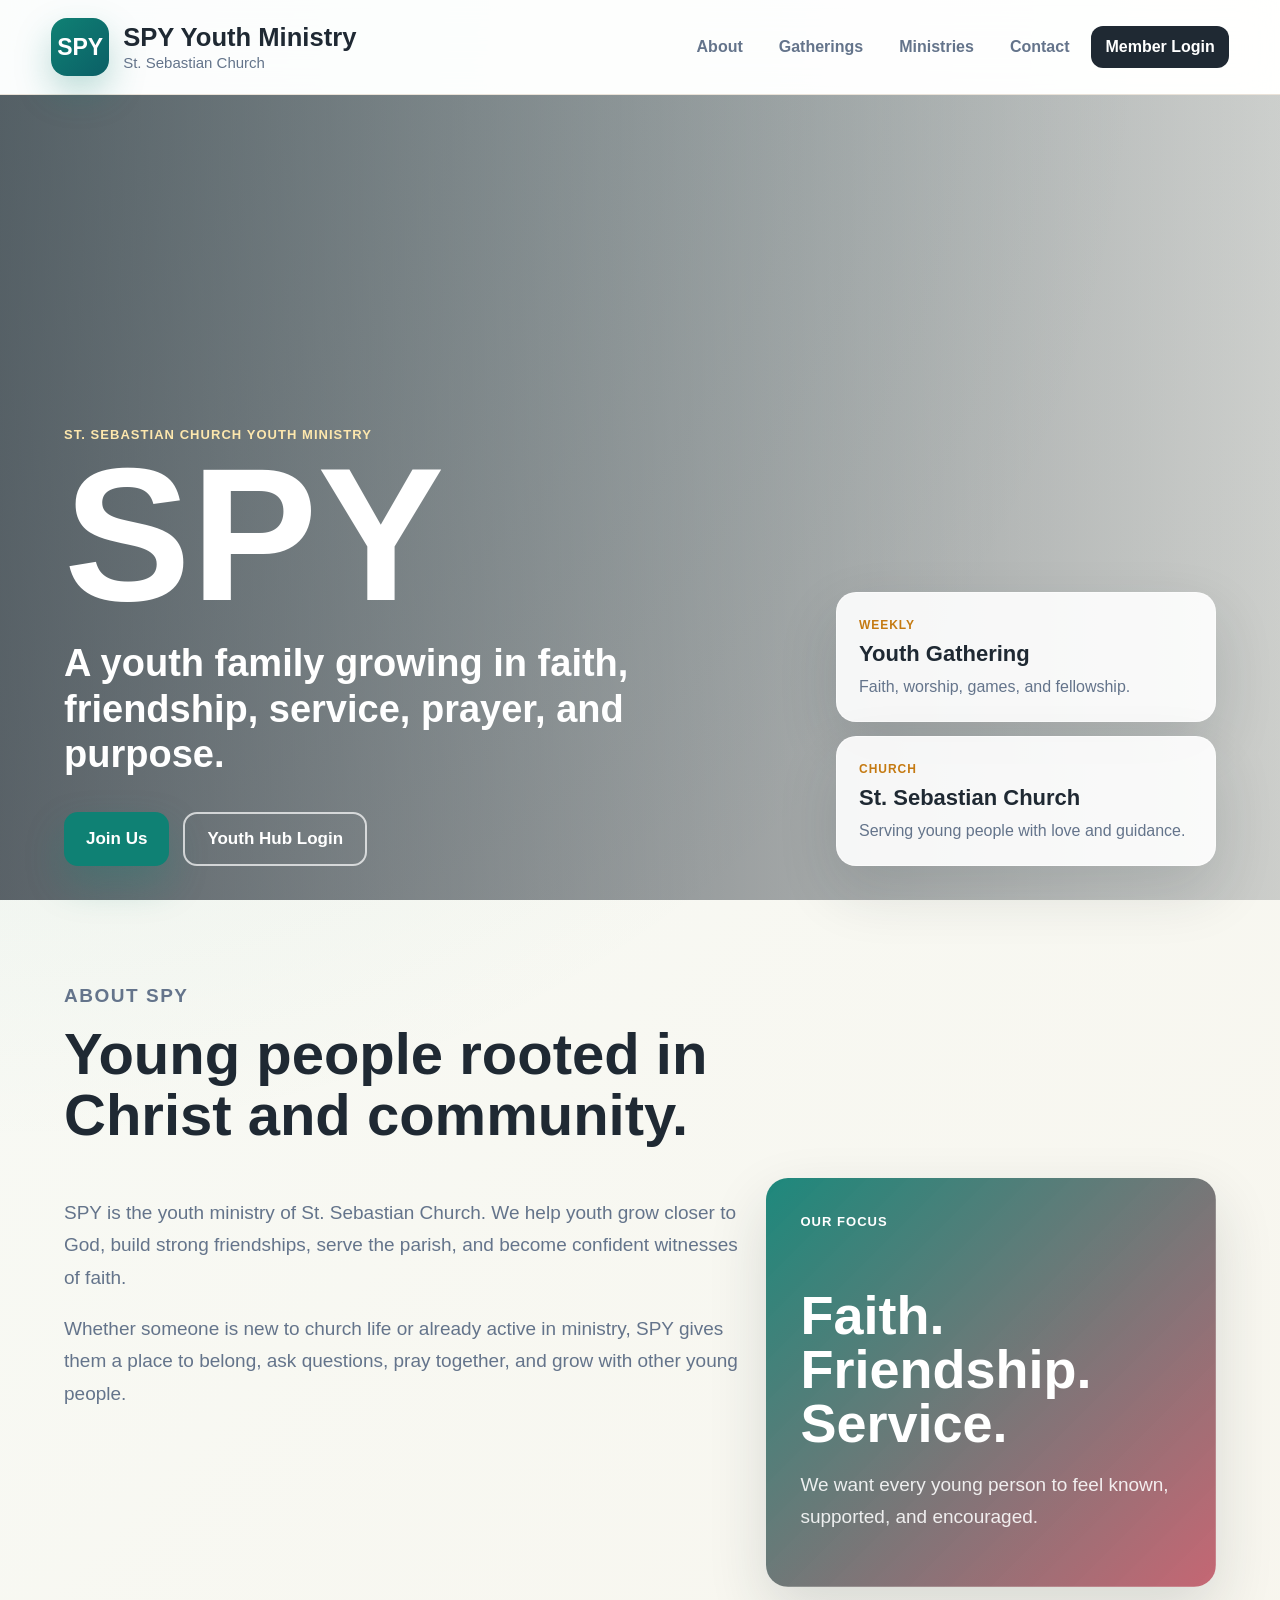
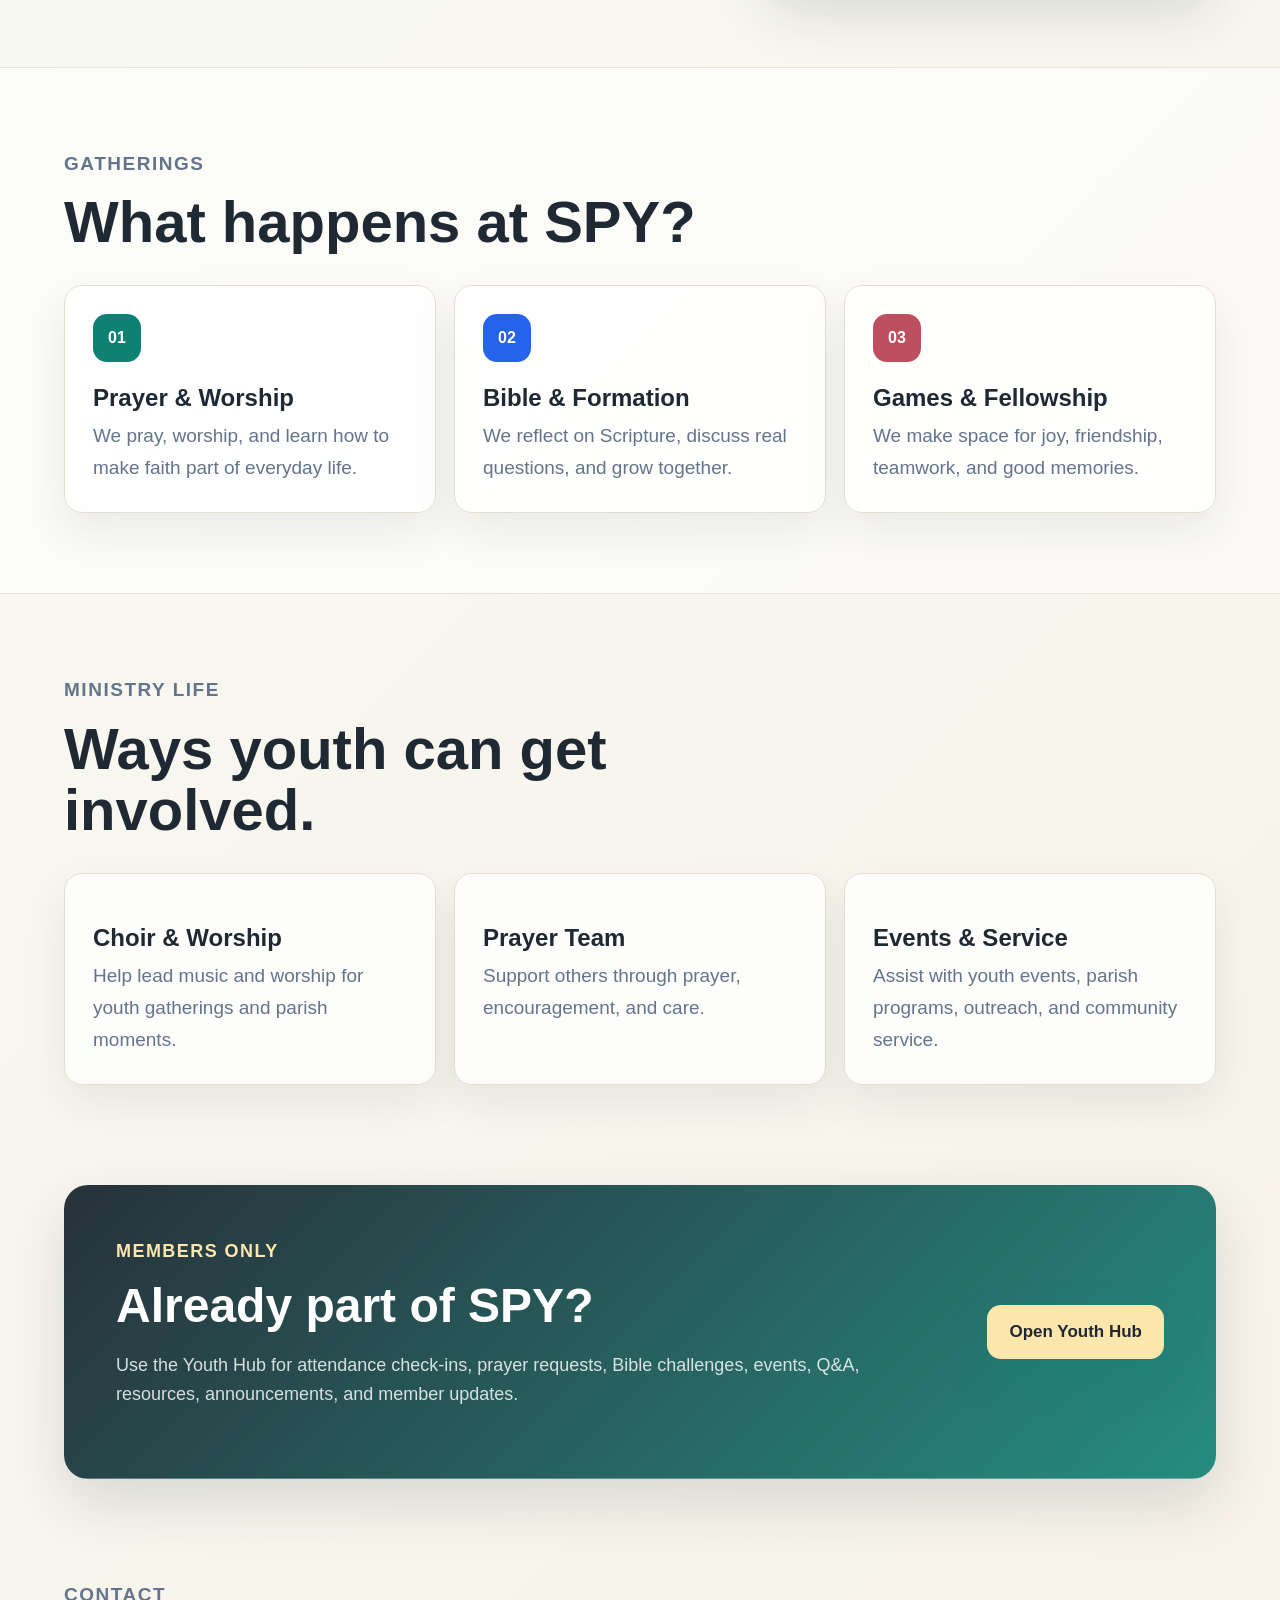
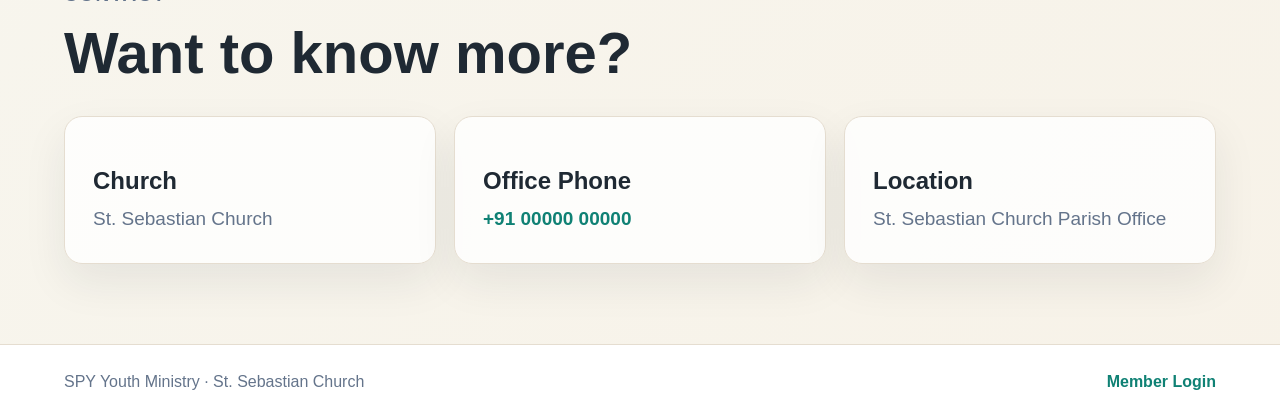
<file: index.html>
<!DOCTYPE html>
<html lang="en">
<head>
  <!-- Page setup -->
  <meta charset="UTF-8" />
  <meta name="viewport" content="width=device-width, initial-scale=1.0" />

  <!-- Browser tab title -->
  <title>SPY Youth Ministry | St. Sebastian Church</title>

  <!-- Connects the public page CSS -->
  <link rel="stylesheet" href="public.css" />
</head>
<body>
  <!-- PUBLIC HEADER -->
  <header class="site-header">
    <a class="brand" href="#home" aria-label="SPY home">
      <span class="brand-badge">SPY</span>

      <span>
        <strong>SPY Youth Ministry</strong>
        <small>St. Sebastian Church</small>
      </span>
    </a>

    <!-- Mobile menu button -->
    <button id="menuButton" class="menu-button" type="button" aria-label="Open menu">
      <span></span>
      <span></span>
      <span></span>
    </button>

    <!-- Public page navigation -->
    <nav id="siteNav" class="site-nav">
      <a href="#about">About</a>
      <a href="#gatherings">Gatherings</a>
      <a href="#ministries">Ministries</a>
      <a href="#contact">Contact</a>
      <a class="member-link" href="youth.html">Member Login</a>
    </nav>
  </header>

  <main>
    <!-- HERO SECTION -->
    <section id="home" class="hero">
      <div class="hero-content">
        <p class="eyebrow">St. Sebastian Church Youth Ministry</p>
        <h1>SPY</h1>
        <p class="hero-copy">
          A youth family growing in faith, friendship, service, prayer, and purpose.
        </p>

        <div class="hero-actions">
          <a class="primary-button" href="#contact">Join Us</a>
          <a class="secondary-button" href="youth.html">Youth Hub Login</a>
        </div>
      </div>

      <!-- Public quick information -->
      <aside class="hero-info" aria-label="Quick information">
        <article>
          <span>Weekly</span>
          <strong>Youth Gathering</strong>
          <p>Faith, worship, games, and fellowship.</p>
        </article>

        <article>
          <span>Church</span>
          <strong>St. Sebastian Church</strong>
          <p>Serving young people with love and guidance.</p>
        </article>
      </aside>
    </section>

    <!-- ABOUT SECTION -->
    <section id="about" class="section">
      <div class="section-heading">
        <p class="eyebrow">About SPY</p>
        <h2>Young people rooted in Christ and community.</h2>
      </div>

      <div class="about-grid">
        <div>
          <p>
            SPY is the youth ministry of St. Sebastian Church. We help youth grow closer to God,
            build strong friendships, serve the parish, and become confident witnesses of faith.
          </p>

          <p>
            Whether someone is new to church life or already active in ministry, SPY gives them a
            place to belong, ask questions, pray together, and grow with other young people.
          </p>
        </div>

        <!-- Visual highlight block -->
        <div class="mission-card">
          <span>Our Focus</span>
          <strong>Faith. Friendship. Service.</strong>
          <p>We want every young person to feel known, supported, and encouraged.</p>
        </div>
      </div>
    </section>

    <!-- GATHERINGS SECTION -->
    <section id="gatherings" class="section section-soft">
      <div class="section-heading">
        <p class="eyebrow">Gatherings</p>
        <h2>What happens at SPY?</h2>
      </div>

      <div class="card-grid">
        <article class="info-card">
          <span class="card-icon">01</span>
          <h3>Prayer & Worship</h3>
          <p>We pray, worship, and learn how to make faith part of everyday life.</p>
        </article>

        <article class="info-card">
          <span class="card-icon">02</span>
          <h3>Bible & Formation</h3>
          <p>We reflect on Scripture, discuss real questions, and grow together.</p>
        </article>

        <article class="info-card">
          <span class="card-icon">03</span>
          <h3>Games & Fellowship</h3>
          <p>We make space for joy, friendship, teamwork, and good memories.</p>
        </article>
      </div>
    </section>

    <!-- MINISTRIES SECTION -->
    <section id="ministries" class="section">
      <div class="section-heading">
        <p class="eyebrow">Ministry Life</p>
        <h2>Ways youth can get involved.</h2>
      </div>

      <div class="ministry-list">
        <article>
          <h3>Choir & Worship</h3>
          <p>Help lead music and worship for youth gatherings and parish moments.</p>
        </article>

        <article>
          <h3>Prayer Team</h3>
          <p>Support others through prayer, encouragement, and care.</p>
        </article>

        <article>
          <h3>Events & Service</h3>
          <p>Assist with youth events, parish programs, outreach, and community service.</p>
        </article>
      </div>
    </section>

    <!-- MEMBER HUB SECTION -->
    <section class="member-panel">
      <div>
        <p class="eyebrow">Members Only</p>
        <h2>Already part of SPY?</h2>
        <p>
          Use the Youth Hub for attendance check-ins, prayer requests, Bible challenges,
          events, Q&A, resources, announcements, and member updates.
        </p>
      </div>

      <a class="primary-button" href="youth.html">Open Youth Hub</a>
    </section>

    <!-- CONTACT SECTION -->
    <section id="contact" class="section contact-section">
      <div class="section-heading">
        <p class="eyebrow">Contact</p>
        <h2>Want to know more?</h2>
      </div>

      <div class="contact-grid">
        <article class="contact-card">
          <h3>Church</h3>
          <p>St. Sebastian Church</p>
        </article>

        <article class="contact-card">
          <h3>Office Phone</h3>
          <p>
            <!-- Change this to the real church office number -->
            <a href="tel:+910000000000">+91 00000 00000</a>
          </p>
        </article>

        <article class="contact-card">
          <h3>Location</h3>
          <p>
            <!-- Change this to the real church location/address -->
            St. Sebastian Church Parish Office
          </p>
        </article>
      </div>
    </section>
  </main>

  <!-- PUBLIC FOOTER -->
  <footer class="site-footer">
    <p>SPY Youth Ministry · St. Sebastian Church</p>
    <a href="youth.html">Member Login</a>
  </footer>

  <!-- Connects the public page JavaScript -->
  <script src="public.js"></script>
</body>
</html>
</file>
<file: public.css>
/* PUBLIC SPY WEBSITE STYLES */

/* Theme colors used across the public page */
:root {
  --teal: #0f8174;
  --teal-dark: #0b5f66;
  --navy: #1f2933;
  --muted: #64748b;
  --cream: #f7f2e8;
  --gold: #fde7ad;
  --rose: #bd4f5f;
  --orange: #c57a12;
  --white: #ffffff;
  --line: #e5ddd0;
  --shadow: 0 24px 60px rgba(31, 41, 51, 0.14);
}

/* Smooth scrolling and predictable sizing */
* {
  box-sizing: border-box;
}

html {
  scroll-behavior: smooth;
}

body {
  margin: 0;
  color: var(--navy);
  font-family: Arial, Helvetica, sans-serif;
  background:
    radial-gradient(circle at top left, rgba(15, 129, 116, 0.12), transparent 30%),
    linear-gradient(135deg, #f8fbf7 0%, var(--cream) 100%);
}

a {
  color: inherit;
  text-decoration: none;
}

/* Sticky public header */
.site-header {
  position: sticky;
  top: 0;
  z-index: 20;
  display: flex;
  align-items: center;
  justify-content: space-between;
  gap: 20px;
  padding: 18px clamp(18px, 4vw, 64px);
  background: rgba(255, 255, 255, 0.88);
  border-bottom: 1px solid rgba(229, 221, 208, 0.8);
  backdrop-filter: blur(18px);
}

/* SPY brand area */
.brand {
  display: inline-flex;
  align-items: center;
  gap: 14px;
  min-width: 0;
}

.brand-badge {
  display: grid;
  width: 58px;
  height: 58px;
  place-items: center;
  color: var(--white);
  font-size: 23px;
  font-weight: 900;
  letter-spacing: 0;
  background: linear-gradient(135deg, var(--teal), var(--teal-dark));
  border-radius: 16px;
  box-shadow: 0 16px 36px rgba(15, 129, 116, 0.28);
}

.brand strong {
  display: block;
  font-size: clamp(18px, 2vw, 26px);
}

.brand small {
  display: block;
  margin-top: 2px;
  color: var(--muted);
  font-size: 15px;
}

/* Desktop navigation */
.site-nav {
  display: flex;
  align-items: center;
  gap: 8px;
}

.site-nav a {
  padding: 12px 14px;
  color: var(--muted);
  font-weight: 800;
  border-radius: 12px;
  transition: color 0.2s ease, background 0.2s ease, transform 0.2s ease;
}

.site-nav a:hover {
  color: var(--navy);
  background: rgba(15, 129, 116, 0.08);
  transform: translateY(-2px);
}

.site-nav .member-link {
  color: var(--white);
  background: var(--navy);
}

.site-nav .member-link:hover {
  color: var(--white);
  background: var(--teal);
}

/* Mobile menu button */
.menu-button {
  display: none;
  width: 46px;
  height: 46px;
  padding: 0;
  background: var(--navy);
  border: 0;
  border-radius: 14px;
  cursor: pointer;
}

.menu-button span {
  display: block;
  width: 20px;
  height: 2px;
  margin: 5px auto;
  background: var(--white);
  border-radius: 999px;
}

/* Hero section with real visual background */
.hero {
  min-height: calc(100vh - 95px);
  display: grid;
  grid-template-columns: minmax(0, 1fr) minmax(260px, 380px);
  align-items: end;
  gap: 28px;
  padding: clamp(70px, 10vw, 140px) clamp(18px, 5vw, 84px) 34px;
  background:
    linear-gradient(90deg, rgba(31, 41, 51, 0.72), rgba(31, 41, 51, 0.2)),
    url("https://images.unsplash.com/photo-1529156069898-49953e39b3ac?auto=format&fit=crop&w=1800&q=80");
  background-position: center;
  background-size: cover;
  color: var(--white);
}

.hero-content {
  max-width: 760px;
  animation: riseIn 0.75s ease both;
}

.eyebrow {
  margin: 0 0 12px;
  color: var(--teal);
  font-size: 13px;
  font-weight: 900;
  letter-spacing: 0.08em;
  text-transform: uppercase;
}

.hero .eyebrow {
  color: var(--gold);
}

.hero h1 {
  margin: 0;
  font-size: clamp(72px, 18vw, 190px);
  line-height: 0.85;
  letter-spacing: 0;
}

.hero-copy {
  max-width: 650px;
  margin: 26px 0 0;
  font-size: clamp(22px, 3vw, 38px);
  line-height: 1.2;
  font-weight: 800;
}

.hero-actions {
  display: flex;
  flex-wrap: wrap;
  gap: 14px;
  margin-top: 34px;
}

.primary-button,
.secondary-button {
  display: inline-flex;
  align-items: center;
  justify-content: center;
  min-height: 54px;
  padding: 14px 22px;
  font-size: 17px;
  font-weight: 900;
  border-radius: 14px;
  transition: transform 0.2s ease, box-shadow 0.2s ease, background 0.2s ease;
}

.primary-button {
  color: var(--white);
  background: var(--teal);
  box-shadow: 0 18px 38px rgba(15, 129, 116, 0.28);
}

.secondary-button {
  color: var(--white);
  border: 2px solid rgba(255, 255, 255, 0.7);
}

.primary-button:hover,
.secondary-button:hover {
  transform: translateY(-3px);
}

.primary-button:hover {
  background: var(--teal-dark);
  box-shadow: 0 20px 46px rgba(15, 129, 116, 0.36);
}

.secondary-button:hover {
  background: rgba(255, 255, 255, 0.12);
}

/* Hero quick info cards */
.hero-info {
  display: grid;
  gap: 14px;
  animation: riseIn 0.9s ease 0.12s both;
}

.hero-info article {
  padding: 22px;
  color: var(--navy);
  background: rgba(255, 255, 255, 0.9);
  border: 1px solid rgba(255, 255, 255, 0.5);
  border-radius: 20px;
  box-shadow: var(--shadow);
}

.hero-info span {
  color: var(--orange);
  font-size: 12px;
  font-weight: 900;
  letter-spacing: 0.08em;
  text-transform: uppercase;
}

.hero-info strong {
  display: block;
  margin-top: 8px;
  font-size: 22px;
}

.hero-info p {
  margin: 8px 0 0;
  color: var(--muted);
  line-height: 1.5;
}

/* Shared section layout */
.section {
  padding: 80px clamp(18px, 5vw, 84px);
}

.section-soft {
  background: rgba(255, 255, 255, 0.48);
  border-top: 1px solid rgba(229, 221, 208, 0.8);
  border-bottom: 1px solid rgba(229, 221, 208, 0.8);
}

.section-heading {
  max-width: 760px;
  margin-bottom: 32px;
}

.section-heading h2 {
  margin: 0;
  font-size: clamp(32px, 5vw, 58px);
  line-height: 1.05;
  letter-spacing: 0;
}

.section p {
  color: var(--muted);
  font-size: 19px;
  line-height: 1.7;
}

/* About section */
.about-grid {
  display: grid;
  grid-template-columns: minmax(0, 1.2fr) minmax(280px, 0.8fr);
  gap: 28px;
  align-items: stretch;
}

.mission-card {
  position: relative;
  overflow: hidden;
  min-height: 280px;
  padding: 34px;
  color: var(--white);
  background:
    linear-gradient(135deg, rgba(15, 129, 116, 0.94), rgba(189, 79, 95, 0.86)),
    url("https://images.unsplash.com/photo-1511632765486-a01980e01a18?auto=format&fit=crop&w=1200&q=80");
  background-position: center;
  background-size: cover;
  border-radius: 22px;
  box-shadow: var(--shadow);
}

.mission-card span {
  font-size: 13px;
  font-weight: 900;
  letter-spacing: 0.08em;
  text-transform: uppercase;
}

.mission-card strong {
  display: block;
  max-width: 430px;
  margin-top: 58px;
  font-size: clamp(32px, 5vw, 54px);
  line-height: 1;
}

.mission-card p {
  max-width: 430px;
  color: rgba(255, 255, 255, 0.88);
}

/* Information cards */
.card-grid {
  display: grid;
  grid-template-columns: repeat(3, minmax(0, 1fr));
  gap: 18px;
}

.info-card,
.contact-card,
.ministry-list article {
  padding: 28px;
  background: rgba(255, 255, 255, 0.82);
  border: 1px solid var(--line);
  border-radius: 18px;
  box-shadow: 0 18px 44px rgba(31, 41, 51, 0.08);
  transition: transform 0.2s ease, box-shadow 0.2s ease, border-color 0.2s ease;
}

.info-card:hover,
.contact-card:hover,
.ministry-list article:hover {
  transform: translateY(-5px);
  border-color: rgba(15, 129, 116, 0.4);
  box-shadow: 0 22px 54px rgba(31, 41, 51, 0.13);
}

.card-icon {
  display: inline-grid;
  width: 48px;
  height: 48px;
  place-items: center;
  color: var(--white);
  font-weight: 900;
  background: var(--teal);
  border-radius: 14px;
}

.info-card:nth-child(2) .card-icon {
  background: #2563eb;
}

.info-card:nth-child(3) .card-icon {
  background: var(--rose);
}

.info-card h3,
.contact-card h3,
.ministry-list h3 {
  margin: 22px 0 8px;
  font-size: 24px;
}

.info-card p,
.contact-card p,
.ministry-list p {
  margin: 0;
}

/* Ministry list */
.ministry-list {
  display: grid;
  grid-template-columns: repeat(3, minmax(0, 1fr));
  gap: 18px;
}

/* Member portal callout */
.member-panel {
  display: flex;
  align-items: center;
  justify-content: space-between;
  gap: 24px;
  margin: 20px clamp(18px, 5vw, 84px);
  padding: clamp(28px, 5vw, 52px);
  color: var(--white);
  background:
    linear-gradient(135deg, rgba(31, 41, 51, 0.96), rgba(15, 129, 116, 0.9)),
    url("https://images.unsplash.com/photo-1491438590914-bc09fcaaf77a?auto=format&fit=crop&w=1600&q=80");
  background-position: center;
  background-size: cover;
  border-radius: 24px;
  box-shadow: var(--shadow);
}

.member-panel h2 {
  margin: 0;
  font-size: clamp(30px, 4vw, 48px);
}

.member-panel p {
  max-width: 760px;
  color: rgba(255, 255, 255, 0.82);
  font-size: 18px;
  line-height: 1.6;
}

.member-panel .eyebrow {
  color: var(--gold);
}

.member-panel .primary-button {
  flex: 0 0 auto;
  background: var(--gold);
  color: var(--navy);
}

.member-panel .primary-button:hover {
  background: #f8d985;
}

/* Contact section */
.contact-grid {
  display: grid;
  grid-template-columns: repeat(3, minmax(0, 1fr));
  gap: 18px;
}

.contact-card a {
  color: var(--teal);
  font-weight: 900;
}

/* Footer */
.site-footer {
  display: flex;
  align-items: center;
  justify-content: space-between;
  gap: 18px;
  padding: 28px clamp(18px, 5vw, 84px);
  color: var(--muted);
  background: var(--white);
  border-top: 1px solid var(--line);
}

.site-footer p {
  margin: 0;
}

.site-footer a {
  color: var(--teal);
  font-weight: 900;
}

/* Entrance animation */
@keyframes riseIn {
  from {
    opacity: 0;
    transform: translateY(18px);
  }

  to {
    opacity: 1;
    transform: translateY(0);
  }
}

/* Tablet and phone layout */
@media (max-width: 860px) {
  .site-header {
    align-items: flex-start;
  }

  .menu-button {
    display: block;
    flex: 0 0 auto;
  }

  .site-nav {
    position: absolute;
    top: calc(100% + 1px);
    left: 0;
    right: 0;
    display: none;
    flex-direction: column;
    align-items: stretch;
    padding: 12px 18px 18px;
    background: rgba(255, 255, 255, 0.96);
    border-bottom: 1px solid var(--line);
    box-shadow: 0 22px 40px rgba(31, 41, 51, 0.12);
  }

  .site-nav.open {
    display: flex;
  }

  .site-nav a {
    padding: 15px 14px;
  }

  .hero {
    min-height: auto;
    grid-template-columns: 1fr;
    padding-top: 84px;
  }

  .about-grid,
  .card-grid,
  .ministry-list,
  .contact-grid {
    grid-template-columns: 1fr;
  }

  .member-panel {
    align-items: flex-start;
    flex-direction: column;
  }
}

/* Small phone polish */
@media (max-width: 430px) {
  .site-header {
    padding: 14px;
  }

  .brand-badge {
    width: 52px;
    height: 52px;
    border-radius: 14px;
  }

  .brand strong {
    font-size: 18px;
  }

  .brand small {
    font-size: 13px;
  }

  .hero {
    padding-left: 16px;
    padding-right: 16px;
  }

  .hero-actions a,
  .member-panel .primary-button {
    width: 100%;
  }

  .section {
    padding: 58px 16px;
  }

  .member-panel {
    margin-left: 16px;
    margin-right: 16px;
  }

  .site-footer {
    align-items: flex-start;
    flex-direction: column;
  }
}
</file>
